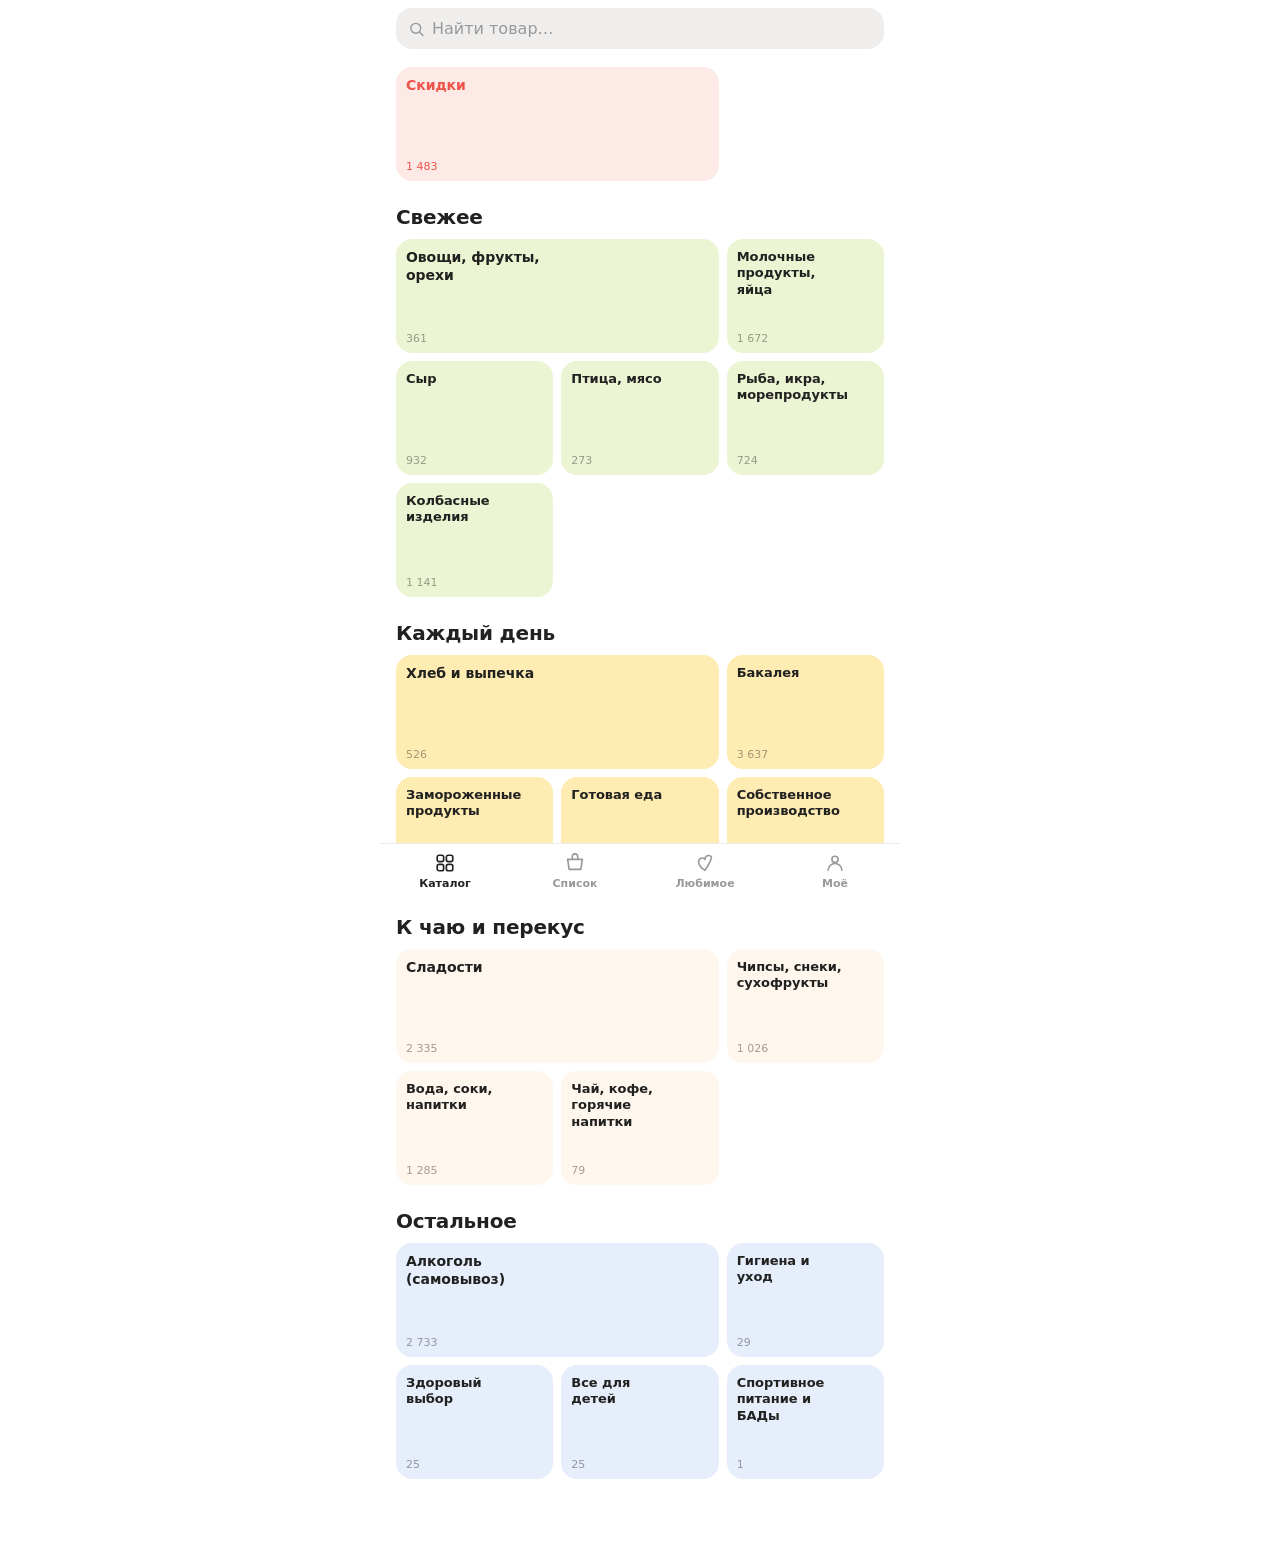
<file: index.html>
<!doctype html>
<html lang="ru">
<head>
<meta charset="utf-8">
<meta name="viewport" content="width=device-width, initial-scale=1, viewport-fit=cover">
<meta name="theme-color" content="#FFFFFF">
<title>Корзинка — помощник покупок</title>
<link rel="manifest" href="manifest.json">
<link rel="stylesheet" href="style.css">
</head>
<body>
<div id="app">

<!-- ---------- каталог ---------- -->
<header id="top">
  <div id="cat-head" class="cat-head" hidden>
    <button id="back" type="button" aria-label="Назад">‹</button>
    <h1 id="cat-title"></h1>
  </div>
  <div class="srch">
    <svg class="ic" viewBox="0 0 24 24" aria-hidden="true"><circle cx="11" cy="11" r="7"/><path d="M16.5 16.5 21 21"/></svg>
    <input id="q" type="text" placeholder="Найти товар…" autocomplete="off" enterkeyhint="search">
    <button id="q-clear" type="button" aria-label="Очистить" hidden>✕</button>
  </div>
  <div id="cats" class="chips" hidden></div>
  <div id="toolbar" class="toolbar" hidden>
    <button id="sort-btn" class="sort-btn" type="button">
      <svg viewBox="0 0 24 24" aria-hidden="true"><path d="M4 7h16M7 12h10M10 17h4"/></svg>
      <span id="sort-btn-t">Сортировка</span></button>
    <label class="chk"><input type="checkbox" id="stock" checked><span>В наличии</span></label>
  </div>
</header>

<main id="list-view">
  <div id="tiles" class="tiles" hidden></div>
  <p id="legend" class="legend" hidden></p>
  <div id="list" class="grid"></div>
  <div id="empty" class="empty" hidden></div>
</main>

<!-- ---------- список покупок ---------- -->
<section id="cart-view" class="page" hidden>
  <h2>Список покупок</h2>
  <div class="budget-card">
    <div class="budget-row">
      <label class="bl">Бюджет
        <span class="bfield"><input id="budget" type="number" inputmode="numeric" placeholder="—"></span></label>
      <div id="cart-total" class="total">Итого 0 ₽</div>
    </div>
    <div id="bar-track" class="bar-track" hidden><div id="budget-bar" class="bar-fill"></div></div>
    <p id="budget-hint" class="hint"></p>
  </div>
  <div id="cart-items"></div>
  <button id="cart-clear" class="ghost wide" type="button" hidden>Очистить список</button>
</section>

<!-- ---------- любимое ---------- -->
<section id="fav-view" class="page" hidden>
  <div class="head-row"><h2 id="fav-h">Любимое</h2>
    <button type="button" class="mini-clear" data-clear="fav" hidden id="fav-clear">очистить всё</button></div>
  <div id="fav-items"></div>
</section>

<!-- ---------- моё ---------- -->
<section id="prefs-view" class="page" hidden>
  <h2>Моё</h2>

  <button class="acc" type="button" data-acc="bl-brands" aria-expanded="false">
    <span id="bl-brands-h">Скрытые бренды</span><span class="acc-x">Показать</span></button>
  <div id="bl-brands" class="acc-body" hidden></div>

  <button class="acc" type="button" data-acc="bl-products" aria-expanded="false">
    <span id="bl-products-h">Скрытые товары</span><span class="acc-x">Показать</span></button>
  <div id="bl-products" class="acc-body" hidden></div>

  <div class="info-card">
    <h3>О данных</h3>
    <p class="hint" id="meta-info"></p>
    <p class="hint">Цены и состав — из каталога АШАН Симферополь. «Выгода» считается сравнением
      с типичной ценой товара по истории, поэтому ярлык скидки на ценнике сюда не попадает
      автоматически. Оценка состава — по Е-добавкам, флагам и длине состава.</p>
  </div>
</section>

<!-- ---------- нижняя навигация ---------- -->
<nav id="tabs">
  <button type="button" data-tab="catalog" class="active">
    <svg viewBox="0 0 24 24"><rect x="3.5" y="3.5" width="7" height="7" rx="2"/><rect x="13.5" y="3.5" width="7" height="7" rx="2"/><rect x="3.5" y="13.5" width="7" height="7" rx="2"/><rect x="13.5" y="13.5" width="7" height="7" rx="2"/></svg>
    <span>Каталог</span></button>
  <button type="button" data-tab="cart">
    <svg viewBox="0 0 24 24"><path d="M4 8h16l-1.6 11H5.6L4 8ZM9 8V5a3 3 0 0 1 6 0v3"/></svg>
    <span>Список</span><b id="cart-n" hidden></b></button>
  <button type="button" data-tab="fav">
    <svg viewBox="0 0 24 24"><path d="M12 20s-7-4.6-7-9.2A4 4 0 0 1 12 8a4 4 0 0 1 7-2.8c0 4.6-7 14.8-7 14.8Z"/></svg>
    <span>Любимое</span></button>
  <button type="button" data-tab="prefs">
    <svg viewBox="0 0 24 24"><circle cx="12" cy="8" r="3.4"/><path d="M4.5 20a7.5 7.5 0 0 1 15 0"/></svg>
    <span>Моё</span></button>
</nav>

<!-- ---------- шторка товара ---------- -->
<div id="card-overlay" hidden>
  <div id="card" role="dialog" aria-modal="true">
    <div class="handle-row">
      <div class="handle"></div>
      <button id="c-close" class="dots" type="button" aria-label="Закрыть">✕</button>
    </div>
    <div id="card-body"></div>
    <div id="card-foot" class="card-foot"></div>
  </div>
</div>

<!-- ---------- шторка сортировки ---------- -->
<div id="sort-overlay" hidden>
  <div id="sort-sheet" role="dialog" aria-modal="true" aria-label="Сортировка">
    <div class="handle-row">
      <div class="handle"></div>
      <button id="sort-close" class="dots" type="button" aria-label="Закрыть">✕</button>
    </div>
    <div class="sheet-body">
      <h2>Сортировка</h2>
      <p class="hint" style="margin-bottom:12px">Можно включить несколько — товары встанут по среднему месту в каждом из выбранных рейтингов.</p>
      <div id="sort-opts"></div>
    </div>
  </div>
</div>

<button id="to-top" type="button" aria-label="Наверх">
  <svg viewBox="0 0 24 24"><path d="M12 19V6M6 12l6-6 6 6"/></svg></button>

<div id="toast" class="toast" hidden></div>
</div>
<script src="app.js"></script>
</body>
</html>
</file>
<file: style.css>
/* Корзинка — мобильный UI, ориентир 393×873. Только светлая тема (палитра Яндекс Лавки). */
:root{
  --bg:#FFFFFF; --card:#FFFFFF; --sunken:#F5F4F2;
  --ink:#212120; --ink2:#5C5B58; --muted:#999999;
  --accent:#009860; --accent-ink:#00794C; --accent-soft:#E4F4EC; --on-accent:#FFFFFF;
  --deal:#EF544A; --deal-soft:#FDE9E5;      /* красный Лавки — бейдж выгоды и цена по акции */
  --warn:#C07A12; --warn-soft:#FBEFD9;
  --bad:#D1552E; --danger:#EF544A; --danger-soft:#FDE9E5;
  --star:#F5A623;
  --chip:rgba(101,92,78,.1); --chip-on:#212120;
  --line:#EBEAE7; --shadow:none;
  --r:16px;          /* плитки, чипы, кнопки */
  --r-s:8px;         /* мелкие элементы: поля ввода, бейджи-строки */
  --pad:16px;
}

*{box-sizing:border-box}
html{background:#FFFFFF}
html,body{margin:0;background:#FFFFFF;color:var(--ink);
  font:14px/1.4 Inter,-apple-system,BlinkMacSystemFont,"Segoe UI",Roboto,system-ui,sans-serif;
  -webkit-text-size-adjust:100%;touch-action:manipulation}
button,input,select{font-family:inherit;touch-action:manipulation}
[hidden]{display:none !important}
#app{max-width:520px;margin:0 auto;position:relative}
.num,.price,.total,.score-n,.n,.sum{font-variant-numeric:tabular-nums}

/* ---------- шапка ---------- */
#top{position:sticky;top:0;z-index:5;background:var(--bg);padding:8px var(--pad) 6px}
/* волосок под залипшей шапкой, чтобы лента не «въезжала» в фильтры */
#top::after{content:"";position:absolute;left:0;right:0;bottom:0;height:1px;
  background:var(--line);opacity:0;transition:opacity .15s}
#top.stuck::after{opacity:1}
.cat-head{display:flex;align-items:center;gap:4px;padding:2px 0 8px;margin-left:-8px}
.cat-head h1{font-size:20px;font-weight:800;margin:0;letter-spacing:-.01em;
  overflow:hidden;text-overflow:ellipsis;white-space:nowrap}
#back{width:36px;height:36px;flex:0 0 auto;border:0;background:none;color:var(--ink);
  font-size:26px;line-height:1;cursor:pointer;border-radius:50%;padding:0 0 3px}
#back:active{background:var(--chip)}
.srch{position:relative}
.srch .ic{position:absolute;left:12px;top:50%;transform:translateY(-50%);width:17px;height:17px;
  fill:none;stroke:var(--muted);stroke-width:2;stroke-linecap:round}
#q{width:100%;padding:11px 36px;border:0;border-radius:var(--r);
  background:var(--chip);color:var(--ink);font-size:16px;appearance:none}
#q::placeholder{color:var(--muted)}
#q:focus{outline:2px solid rgba(101,92,78,.25);outline-offset:-2px}
#q-clear{position:absolute;right:4px;top:50%;transform:translateY(-50%);width:32px;height:32px;
  border:0;background:none;color:var(--muted);font-size:14px;cursor:pointer}
.chips{display:flex;gap:8px;overflow-x:auto;padding:10px 20px 2px 0;scrollbar-width:none;
  /* намёк на горизонтальный скролл: правый край растворяется */
  mask-image:linear-gradient(90deg,#000 calc(100% - 24px),transparent calc(100% - 4px));
  -webkit-mask-image:linear-gradient(90deg,#000 calc(100% - 24px),transparent calc(100% - 4px))}
.chips::-webkit-scrollbar{display:none}
.chip{flex:0 0 auto;display:inline-flex;align-items:center;min-height:40px;max-width:70vw;
  border:0;background:var(--chip);color:var(--ink);
  border-radius:var(--r);padding:0 14px;font-size:13px;font-weight:500;white-space:nowrap;cursor:pointer;
  overflow:hidden;text-overflow:ellipsis}
.chip.on{background:var(--chip-on);color:#fff}
.toolbar{display:flex;gap:8px;align-items:center;padding:10px 0 2px}
.sort-btn{flex:1;min-width:0;height:40px;padding:0 14px;border:0;border-radius:var(--r);
  background:var(--chip);color:var(--ink);font-size:13px;font-weight:500;cursor:pointer;
  display:flex;align-items:center;gap:8px;overflow:hidden}
.sort-btn span{overflow:hidden;text-overflow:ellipsis;white-space:nowrap}
.sort-btn svg{width:17px;height:17px;flex:0 0 auto;fill:none;stroke:currentColor;stroke-width:2;stroke-linecap:round}
.sort-btn:active{filter:brightness(.95)}
/* «в наличии» — чип-переключатель вместо системного чекбокса */
.chk{flex:0 0 auto;display:inline-flex;align-items:center;gap:6px;min-height:40px;padding:0 14px;
  border-radius:var(--r);background:var(--chip);color:var(--ink);
  font-size:13px;font-weight:500;white-space:nowrap;cursor:pointer;user-select:none}
.chk input{position:absolute;opacity:0;width:0;height:0;margin:0}
.chk::before{content:"";width:16px;height:16px;border-radius:5px;flex:0 0 auto;
  background:#FFFFFF;box-shadow:inset 0 0 0 1.5px rgba(101,92,78,.28);
  background-position:center;background-repeat:no-repeat;background-size:12px 12px}
.chk:has(input:checked){background:var(--chip-on);color:#fff}
.chk:has(input:checked)::before{background-color:#FFFFFF;box-shadow:none;
  background-image:url("data:image/svg+xml;charset=utf8,%3Csvg xmlns='http://www.w3.org/2000/svg' viewBox='0 0 24 24' fill='none' stroke='%23212120' stroke-width='3.4' stroke-linecap='round' stroke-linejoin='round'%3E%3Cpath d='m5 12.5 5 5L19 7'/%3E%3C/svg%3E")}

main,.page{padding:12px calc(var(--pad) + env(safe-area-inset-left)) calc(88px + env(safe-area-inset-bottom))}
h2{font-size:20px;font-weight:800;line-height:1.25;margin:0 0 12px;letter-spacing:-.01em}
h3{font-size:14px;font-weight:700;margin:0 0 6px}
.head-row{display:flex;align-items:baseline;justify-content:space-between;gap:8px}
.hint{color:var(--muted);font-size:12px;line-height:1.4;margin:0}
.legend{color:var(--ink2);font-size:12px;margin:0 0 12px;background:var(--deal-soft);
  border-radius:var(--r);padding:10px 12px}

/* ---------- плитки категорий ---------- */
/* разделы разложены по тематическим группам-«прилавкам»: заголовок + своя сетка,
   один пастельный цвет на группу */
.grp-h{font-size:20px;font-weight:800;line-height:1.2;letter-spacing:-.01em;
  margin:24px 0 10px}
/* строки одной высоты: узкая и широкая плитки выравниваются по базовой сетке */
.tgrid{display:grid;grid-template-columns:repeat(3,minmax(0,1fr));gap:8px;
  grid-auto-flow:row dense;grid-auto-rows:114px}
.tile{position:relative;border-radius:var(--r);border:0;overflow:hidden;
  padding:10px 10px 8px;text-align:left;cursor:pointer;color:var(--ink);
  display:flex;flex-direction:column;align-items:flex-start;justify-content:flex-start}
.tile.wide{grid-column:span 2}
.tile:active{filter:brightness(.96)}
.tile .tt{position:relative;z-index:1;width:100%;padding-right:30px;font-size:13px;font-weight:600;
  line-height:1.25;letter-spacing:-.005em;
  display:-webkit-box;-webkit-line-clamp:3;-webkit-box-orient:vertical;overflow:hidden}
.tile.wide .tt{font-size:14px;width:58%;padding-right:0;-webkit-line-clamp:3}
/* число товаров прижато к низу — одинаковая базовая линия во всех плитках */
.tile .tn{position:relative;z-index:1;margin-top:auto;padding-top:4px;
  font-size:11px;font-weight:500;color:rgba(33,32,31,.42)}
.tile.deals .tt,.tile.deals .tn{color:var(--deal)}
.tile .tim{position:absolute;right:6px;bottom:6px;width:60px;height:60px;object-fit:contain;
  object-position:right bottom;mix-blend-mode:multiply;
  opacity:0;transition:opacity .2s ease-out}
.tile .tim.shown{opacity:1}
.tile.wide .tim{width:96px;height:96px;right:10px;bottom:6px}

/* ---------- сетка карточек 2 колонки ---------- */
/* карточка без рамки: разделение сеткой и отступами, как у Лавки */
.grid{display:grid;grid-template-columns:repeat(2,minmax(0,1fr));gap:20px 8px;align-items:stretch}
/* карточка — колонка на всю высоту строки, кнопка всегда внизу:
   так цены и кнопки соседних карточек стоят на одной линии */
.card{background:none;border:0;border-radius:0;padding:0;height:100%;
  display:flex;flex-direction:column;cursor:pointer;min-width:0}
.card:active{opacity:.7}
/* гасим само фото, а не всю плашку: сердечко и метка должны остаться контрастными */
.card.oos .ph-wrap img,.card.oos .ph-wrap .ph{opacity:.42}
.card.oos .name,.card.oos .price{color:var(--ink2)}
/* фото — квадратная чисто-белая плашка с резкими краями */
.ph-wrap{position:relative;width:100%;aspect-ratio:1/1;border-radius:0;
  background:#FFFFFF;overflow:hidden;flex:0 0 auto}
/* плавная подмена заглушки фотографией — раньше блок резко менял цвет */
.ph-wrap img{position:absolute;inset:0;width:100%;height:100%;object-fit:contain;
  opacity:0;transition:opacity .2s ease-out}
.ph-wrap.ok img{opacity:1}
/* заглушка показывается только когда картинки нет — иначе серая подложка
   торчала по бокам любого «неквадратного» фото */
.ph{position:absolute;inset:0;display:flex;align-items:center;justify-content:center;
  background:var(--sunken)}
.ph-wrap.ok .ph{display:none}
.ph svg{width:38%;height:38%;fill:none;stroke:var(--muted);stroke-width:1.5;
  stroke-linejoin:round;stroke-linecap:round}
.heart{position:absolute;right:0;top:0;width:44px;height:44px;border:0;border-radius:50%;
  background:transparent;color:#B9B7B2;font-size:24px;line-height:44px;cursor:pointer;padding:0;
  text-align:center;text-shadow:0 0 6px #fff,0 0 3px #fff}
.heart.on{color:var(--danger);text-shadow:none}
.badge-abs{position:absolute;left:4px;bottom:4px}
/* оценка состава — угловой бейдж на фото, цвет по классу оценки */
.s-abs{position:absolute;left:4px;top:4px;border-radius:var(--r-s);padding:3px 6px;
  font-size:11px;font-weight:700;line-height:1.1;font-variant-numeric:tabular-nums}
.s-abs.good{background:var(--accent);color:#fff}
.s-abs.mid{background:var(--warn);color:#fff}
.s-abs.bad{background:var(--bad);color:#fff}
.oos-abs{position:absolute;left:4px;bottom:4px;background:rgba(33,32,31,.72);color:#fff;
  border-radius:var(--r-s);padding:3px 7px;font-size:11px;font-weight:600}

.rate{display:flex;align-items:center;gap:3px;font-size:12px;color:var(--muted);margin-top:10px;min-height:16px}
.rate .st{color:var(--star)}
.name{font-size:13px;font-weight:400;line-height:1.35;color:var(--ink);margin-top:2px;
  display:-webkit-box;-webkit-line-clamp:2;-webkit-box-orient:vertical;overflow:hidden;min-height:35px}
.price{font-size:20px;font-weight:800;color:var(--ink);margin-top:8px;line-height:1.15;
  letter-spacing:-.02em;display:flex;align-items:baseline;gap:6px;flex-wrap:wrap}
.price.sale{color:var(--deal)}
.price .old{font-size:13px;font-weight:400;color:var(--muted);text-decoration:line-through;
  letter-spacing:0}
.ppk{font-size:12px;font-weight:400;color:#999;margin-top:3px;min-height:16px}
.card .act{margin-top:auto;padding-top:10px}

/* бейджи */
.badge{display:inline-block;border-radius:var(--r-s);padding:4px 7px;font-size:11px;font-weight:700;line-height:1.1}
.badge.good{background:var(--deal);color:#fff}
.badge.fake{background:var(--warn-soft);color:var(--warn)}
.badge.small{background:rgba(33,32,31,.72);color:#fff}
.badge.flag{background:var(--danger-soft);color:var(--bad);border-radius:var(--r-s);font-weight:600}

.s-good{background:var(--accent)} .s-mid{background:var(--warn)} .s-bad{background:var(--bad)}
.c-good{color:var(--accent-ink)} .c-mid{color:var(--warn)} .c-bad{color:var(--bad)}

/* кнопка «в список» / степпер */
.act{width:100%}
.add{width:100%;min-height:40px;border:0;border-radius:var(--r);background:var(--chip);
  color:var(--ink);font-size:13px;font-weight:600;cursor:pointer}
.add:active{filter:brightness(.95)}
.qty{display:flex;align-items:center;justify-content:space-between;gap:4px;width:100%;
  background:var(--chip);border-radius:var(--r);min-height:40px;padding:0 2px}
.qty button{width:38px;height:38px;border-radius:var(--r);border:0;background:transparent;
  color:var(--ink);font-size:18px;font-weight:700;line-height:1;cursor:pointer;padding:0}
.qty button:active{background:rgba(101,92,78,.12)}
.qty .n{flex:1;text-align:center;font-size:14px;font-weight:700;color:var(--ink)}
.qty.compact{width:auto;min-width:112px}

/* скелетоны */
.sk{background:none;border:0;border-radius:0;padding:0}
.sk i{display:block;border-radius:4px;background:var(--sunken);
  background-image:linear-gradient(90deg,transparent,var(--line),transparent);
  background-size:200% 100%;animation:sh 1.2s linear infinite}
.sk .b{width:100%;aspect-ratio:1/1;border-radius:0}
.sk .l1{height:12px;width:86%;margin:12px 0 6px} .sk .l3{height:12px;width:56%;margin-bottom:10px}
.sk .l2{height:16px;width:45%}
@keyframes sh{0%{background-position:120% 0}100%{background-position:-120% 0}}

/* пустые состояния */
.empty{text-align:center;padding:48px 20px;grid-column:1/-1}
.empty .ghost{min-height:44px;display:inline-flex;align-items:center;justify-content:center}
.empty svg{width:44px;height:44px;fill:none;stroke:var(--muted);stroke-width:1.5;stroke-linecap:round}
.empty h3{font-size:15px;font-weight:700;color:var(--ink);margin:12px 0 4px}
.empty p{font-size:13px;color:var(--ink2);margin:0 0 16px}

/* ---------- нижняя навигация ---------- */
#tabs{position:fixed;bottom:0;left:0;right:0;max-width:520px;margin:0 auto;display:flex;
  background:#FFFFFF;border-top:1px solid var(--line);z-index:10;
  padding-bottom:env(safe-area-inset-bottom)}
#tabs button{position:relative;flex:1;border:0;background:none;color:var(--muted);
  min-height:56px;padding:8px 0 6px;display:flex;flex-direction:column;align-items:center;gap:3px;cursor:pointer}
#tabs svg{width:22px;height:22px;fill:none;stroke:currentColor;stroke-width:1.8;
  stroke-linecap:round;stroke-linejoin:round}
#tabs span{font-size:11px;font-weight:600}
#tabs button.active{color:var(--ink)}
#cart-n{position:absolute;top:4px;left:calc(50% + 6px);background:var(--deal);color:#fff;
  border-radius:9px;min-width:18px;padding:0 5px;font-size:11px;line-height:18px;text-align:center;font-weight:700}

/* ---------- шторка товара ---------- */
#card-overlay{position:fixed;inset:0;background:rgba(33,32,31,.45);z-index:20;
  display:flex;align-items:flex-end;justify-content:center;animation:fade .2s ease-out}
#card-overlay[hidden]{display:none}
@keyframes fade{from{opacity:0}to{opacity:1}}
#card{background:#FFFFFF;border-radius:16px 16px 0 0;width:100%;max-width:520px;
  max-height:92vh;display:flex;flex-direction:column;animation:up .2s ease-out}
@keyframes up{from{transform:translateY(24px)}to{transform:none}}
/* шапка шторки — своя высота под кнопку закрытия, иначе ✕ ложился на фото */
.handle-row{position:relative;height:44px;padding:8px 8px 0;flex:0 0 auto}
.handle{width:36px;height:4px;border-radius:2px;background:#DCDAD5;margin:0 auto}
.dots{position:absolute;right:8px;top:2px;width:40px;height:40px;border:0;background:var(--chip);
  color:var(--ink);font-size:15px;cursor:pointer;border-radius:50%;display:flex;
  align-items:center;justify-content:center}
.dots:active{filter:brightness(.92)}
#card-body{overflow-y:auto;overscroll-behavior:contain;padding:0 16px 20px;-webkit-overflow-scrolling:touch}
#card h2{font-size:18px;font-weight:700;line-height:1.28;margin:14px 0 4px;letter-spacing:-.01em}
.ph-wrap.c-photo{aspect-ratio:auto;height:200px}
.c-sub{font-size:12px;color:var(--ink2);margin-bottom:12px}
.price-row{display:flex;align-items:center;gap:10px;margin-bottom:14px;flex-wrap:wrap}
.price-now{font-size:26px;font-weight:800;line-height:1.1;letter-spacing:-.02em}
.price-now.sale{color:var(--deal)}
.price-old{font-size:14px;color:var(--muted);text-decoration:line-through}
.blk{background:var(--sunken);border:0;border-radius:var(--r);padding:14px;margin-bottom:10px}
.score-big .top{display:flex;align-items:center;gap:12px}
.score-big .n{font-size:22px;font-weight:800;min-width:34px}
.score-big .track{flex:1;height:10px;border-radius:5px;background:#fff;overflow:hidden}
.score-big .fill{height:100%;border-radius:5px;min-width:6px}
.score-big .hint{color:var(--ink2)}
/* предупреждение о наличии — отдельной полосой, а не мелкой плиткой среди цифр */
.oos-banner{display:flex;align-items:center;gap:10px;background:var(--danger-soft);color:var(--bad);
  border-radius:var(--r);padding:12px 14px;margin-bottom:10px;font-size:13px;font-weight:600}
.oos-banner svg{width:20px;height:20px;flex:0 0 auto;fill:none;stroke:currentColor;stroke-width:1.8;
  stroke-linecap:round;stroke-linejoin:round}
.e-list{display:flex;gap:6px;flex-wrap:wrap;margin:10px 0 12px}
.e{border-radius:var(--r-s);padding:4px 8px;font-size:11px;font-weight:600}
.e.more-e{background:var(--chip);color:var(--ink2);cursor:pointer;border:0;font-family:inherit}
.e.h0{background:var(--accent-soft);color:var(--accent-ink)}
.e.h1{background:var(--sunken);color:var(--ink2)}
.e.h2{background:var(--warn-soft);color:var(--warn)}
.e.h3{background:var(--danger-soft);color:var(--danger)}
.spark{display:block;width:100%;height:70px;margin-top:4px}
.spark-h{display:flex;align-items:baseline;justify-content:space-between;gap:8px}
.spark-h .rng{font-size:12px;color:var(--ink2);font-weight:500}
.kvs{display:grid;grid-template-columns:repeat(2,minmax(0,1fr));gap:8px;margin-bottom:10px}
.kv{background:var(--sunken);border:0;border-radius:var(--r);
  padding:11px 13px;font-size:12px;color:var(--ink2)}
.kv.wide{grid-column:1/-1}
.kvs .kv:last-child:nth-child(odd){grid-column:1/-1}
.kv b{display:block;color:var(--ink);font-size:14px;font-weight:700;margin-top:3px;overflow-wrap:anywhere}
.comp{font-size:13px;line-height:1.45;color:var(--ink2)}
.comp .txt{overflow:hidden}
.comp .txt.clip{display:-webkit-box;-webkit-line-clamp:3;-webkit-box-orient:vertical}
.comp .more{border:0;background:none;color:var(--ink);font-size:13px;font-weight:600;
  padding:6px 0 0;cursor:pointer;text-decoration:underline}
.sec-h{font-size:15px;font-weight:700;margin:20px 0 10px;letter-spacing:-.01em}
/* полоса похожих идёт «в край» шторки, чтобы обрез был осмысленным */
.sim{display:flex;gap:12px;overflow-x:auto;padding:0 16px 4px;margin:0 -16px;scrollbar-width:none}
.sim::-webkit-scrollbar{display:none}
.sim .s-card{flex:0 0 118px;background:none;border:0;border-radius:0;padding:0;cursor:pointer;
  display:flex;flex-direction:column}
.sim .ph-wrap{aspect-ratio:1/1}
.sim .st{font-size:12px;line-height:1.3;margin:8px 0 4px;height:31px;overflow:hidden;
  display:-webkit-box;-webkit-line-clamp:2;-webkit-box-orient:vertical}
.sim .sp{font-size:15px;font-weight:700;margin-top:auto}
.sim .sp .old{font-size:12px;font-weight:400;color:var(--muted);text-decoration:line-through;margin-left:5px}

/* явные строки-действия «скрыть» */
.rowbtn{display:flex;align-items:center;gap:10px;width:100%;min-height:48px;text-align:left;
  border:0;border-radius:var(--r);background:var(--sunken);color:var(--ink);
  padding:12px;margin-bottom:8px;font-size:13px;font-weight:600;cursor:pointer}
.rowbtn svg{width:20px;height:20px;flex:0 0 auto;fill:none;stroke:currentColor;stroke-width:1.7;
  stroke-linecap:round;stroke-linejoin:round;color:var(--danger)}
.rowbtn:active{filter:brightness(.96)}

.card-foot{flex:0 0 auto;display:flex;gap:8px;align-items:center;padding:8px 16px;
  padding-bottom:calc(8px + env(safe-area-inset-bottom));border-top:1px solid var(--line);background:#FFFFFF}
.cta{flex:1;min-height:48px;border:0;border-radius:var(--r);background:var(--ink);color:#fff;
  font-size:15px;font-weight:700;cursor:pointer;display:flex;align-items:center;justify-content:center;gap:8px}
.cta svg{width:20px;height:20px;flex:0 0 auto;fill:none;stroke:currentColor;stroke-width:1.8;
  stroke-linecap:round;stroke-linejoin:round}
.cta:active{filter:brightness(1.3)}
.cta.in{background:var(--chip);color:var(--ink)}
.fav-btn{width:48px;height:48px;border:0;border-radius:var(--r);background:var(--chip);
  color:var(--ink2);font-size:20px;cursor:pointer;flex:0 0 auto}
.fav-btn.on{color:var(--danger);background:var(--danger-soft)}

/* ---------- список покупок ---------- */
.budget-card{background:var(--sunken);border:0;border-radius:var(--r);
  padding:14px;margin-bottom:16px}
.budget-row{display:flex;justify-content:space-between;align-items:center;gap:12px}
.bl{font-size:13px;color:var(--ink2);display:flex;align-items:center;gap:8px}
/* поле бюджета: рубль показан всегда, поэтому пустое поле не выглядит поломанным */
.bfield{position:relative;display:inline-flex;align-items:center}
#budget{width:104px;height:40px;padding:0 26px 0 12px;border:0;border-radius:var(--r);
  background:#FFFFFF;color:var(--ink);font-size:16px;font-weight:600;appearance:none}
#budget::-webkit-outer-spin-button,#budget::-webkit-inner-spin-button{appearance:none;margin:0}
.bfield::after{content:"₽";position:absolute;right:11px;color:var(--muted);font-size:14px;pointer-events:none}
.total{font-size:18px;font-weight:800}
.total.over{color:var(--danger)}
.bar-track{height:8px;border-radius:4px;background:#FFFFFF;overflow:hidden;margin:12px 0 8px}
.bar-fill{height:100%;width:0;border-radius:4px;background:var(--accent);transition:width .25s}
.bar-fill.warn{background:var(--warn)} .bar-fill.over{background:var(--danger)}
.budget-card .hint.over{color:var(--danger);font-weight:600}
.citem{display:grid;grid-template-columns:56px 1fr;gap:12px;align-items:center;
  background:none;border:0;border-bottom:1px solid var(--line);border-radius:0;
  padding:12px 0;margin-bottom:0}
.citem:last-child{border-bottom:0}
.citem .ph-wrap{width:56px;height:56px;aspect-ratio:auto;border-radius:var(--r-s)}
.citem.oos .ph-wrap img,.citem.oos .ph-wrap .ph{opacity:.42}
.citem .ti{font-size:13px;font-weight:400;line-height:1.3;display:-webkit-box;-webkit-line-clamp:2;
  -webkit-box-orient:vertical;overflow:hidden}
.citem .crow{display:flex;align-items:center;justify-content:space-between;gap:8px;margin-top:8px}
.citem .cright{text-align:right;display:flex;flex-direction:column;align-items:flex-end;gap:2px}
.citem .sum{font-weight:700;font-size:15px;line-height:1.2}
.citem .oos{color:var(--bad);font-size:11px;font-weight:600;line-height:1.2}
.ghost{border:0;border-radius:var(--r);padding:12px 16px;font-size:13px;font-weight:600;
  background:var(--chip);color:var(--ink);cursor:pointer}
.ghost.wide{width:100%;margin-top:16px}
.ghost.danger{color:#fff;background:var(--danger)}

/* ---------- моё ---------- */
.acc{width:100%;display:flex;justify-content:space-between;align-items:center;gap:10px;min-height:52px;
  border:0;border-radius:var(--r);background:var(--sunken);color:var(--ink);
  padding:12px 14px;margin:8px 0 0;font-size:14px;font-weight:600;cursor:pointer;text-align:left}
.acc-x{display:inline-flex;align-items:center;gap:6px;font-size:13px;font-weight:500;color:var(--ink2);white-space:nowrap}
.acc-x::after{content:"";width:14px;height:14px;flex:0 0 auto;transition:transform .18s;
  background:no-repeat center/14px url("data:image/svg+xml;charset=utf8,%3Csvg xmlns='http://www.w3.org/2000/svg' viewBox='0 0 24 24' fill='none' stroke='%235C5B58' stroke-width='2.4' stroke-linecap='round' stroke-linejoin='round'%3E%3Cpath d='m6 9 6 6 6-6'/%3E%3C/svg%3E")}
.acc[aria-expanded="true"] .acc-x::after{transform:rotate(180deg)}
.acc-body{padding:10px 2px 2px}
.bl-chip{display:inline-flex;gap:4px;align-items:center;background:var(--chip);
  border:0;border-radius:var(--r);padding:0 4px 0 12px;min-height:36px;margin:0 6px 6px 0;font-size:13px}
.bl-chip button{width:28px;height:28px;border-radius:50%;border:0;background:none;color:var(--ink2);
  font-size:12px;line-height:1;cursor:pointer;padding:0}
.mini-clear{border:0;background:none;color:var(--danger);font-size:13px;font-weight:600;
  cursor:pointer;padding:6px 0;display:inline-block;margin-top:2px}
/* на серой плашке #999 читается плохо — подписи там темнее */
.info-card .hint,.blk .hint,.budget-card .hint{color:var(--ink2)}
.info-card{background:var(--sunken);border:0;border-radius:var(--r);
  padding:14px;margin-top:16px;display:grid;gap:8px}

/* ---------- шторка сортировки ---------- */
#sort-overlay{position:fixed;inset:0;background:rgba(33,32,31,.45);z-index:22;
  display:flex;align-items:flex-end;justify-content:center;animation:fade .2s ease-out}
#sort-overlay[hidden]{display:none}
#sort-sheet{background:#FFFFFF;border-radius:16px 16px 0 0;width:100%;max-width:520px;
  animation:up .2s ease-out}
.sheet-body{padding:0 16px calc(20px + env(safe-area-inset-bottom))}
.srow{display:flex;align-items:center;gap:12px;min-height:56px;cursor:pointer;
  border-bottom:1px solid var(--line)}
.srow:last-child{border-bottom:0}
.srow input{position:absolute;opacity:0;width:0;height:0;margin:0}
.sr-t{flex:1;min-width:0;font-size:14px;font-weight:600;color:var(--ink)}
.sr-t i{display:block;font-style:normal;font-size:12px;font-weight:400;color:var(--muted);margin-top:2px}
.sr-box{flex:0 0 auto;width:22px;height:22px;border-radius:7px;
  box-shadow:inset 0 0 0 1.5px rgba(101,92,78,.28);background:no-repeat center/15px}
.srow:has(input:checked) .sr-box{background-color:var(--accent);box-shadow:none;
  background-image:url("data:image/svg+xml;charset=utf8,%3Csvg xmlns='http://www.w3.org/2000/svg' viewBox='0 0 24 24' fill='none' stroke='%23ffffff' stroke-width='3.4' stroke-linecap='round' stroke-linejoin='round'%3E%3Cpath d='m5 12.5 5 5L19 7'/%3E%3C/svg%3E")}

/* ---------- кнопка «наверх» ---------- */
#to-top{position:fixed;left:16px;bottom:calc(72px + env(safe-area-inset-bottom));
  width:44px;height:44px;border:0;border-radius:50%;background:#FFFFFF;color:var(--ink);
  box-shadow:0 4px 16px rgba(33,32,31,.18);cursor:pointer;z-index:12;
  display:flex;align-items:center;justify-content:center;padding:0;
  opacity:0;visibility:hidden;transform:translateY(8px);
  transition:opacity .2s ease-out,transform .2s ease-out,visibility .2s}
#to-top.on{opacity:1;visibility:visible;transform:none}
#to-top svg{width:20px;height:20px;fill:none;stroke:currentColor;stroke-width:2.2;
  stroke-linecap:round;stroke-linejoin:round}
#to-top:active{filter:brightness(.94)}

/* ---------- «вернуть» в списке покупок ---------- */
.citem.gone{position:relative;opacity:.55}
.citem.gone .ph-wrap img,.citem.gone .ph-wrap .ph{filter:grayscale(1)}
.citem.gone .ti{text-decoration:line-through;color:var(--ink2)}
.undo-t{font-size:12px;color:var(--muted)}
.undo{border:0;border-radius:var(--r);background:var(--chip);color:var(--ink);
  font-size:13px;font-weight:600;min-height:32px;padding:0 14px;cursor:pointer}
.undo-bar{position:absolute;left:0;bottom:0;height:2px;background:var(--ink2);
  width:100%;animation:undo-run 5s linear forwards}
@keyframes undo-run{from{width:100%}to{width:0}}
.fav-grp{margin-top:24px}
#fav-items > .fav-grp:first-child{margin-top:4px}

/* тост */
.toast{position:fixed;left:50%;bottom:calc(76px + env(safe-area-inset-bottom));transform:translateX(-50%);
  background:var(--ink);color:#fff;padding:12px 18px;border-radius:var(--r);font-size:13px;font-weight:500;
  z-index:40;max-width:88%;text-align:center;box-shadow:0 6px 20px rgba(33,32,31,.22);
  animation:toast-in .18s ease-out}
@keyframes toast-in{from{opacity:0;transform:translate(-50%,8px)}to{opacity:1;transform:translate(-50%,0)}}
</file>
